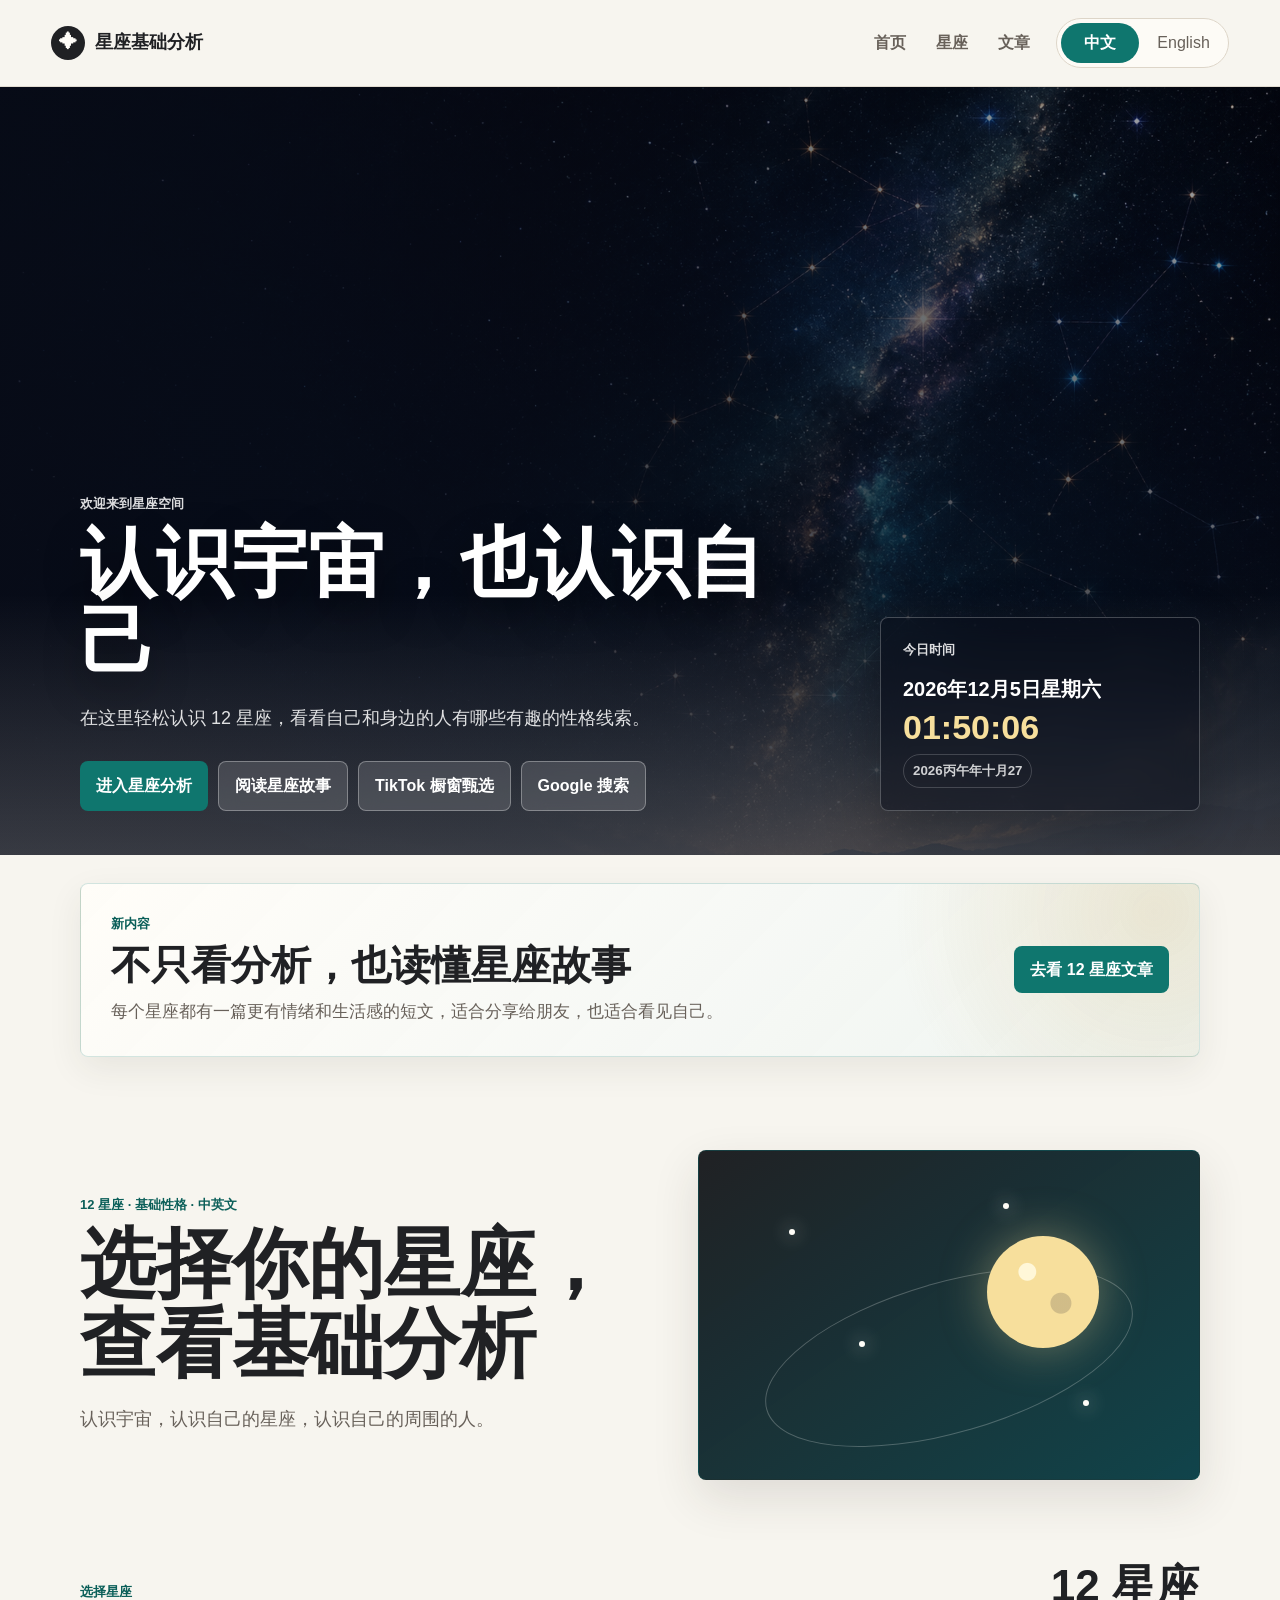
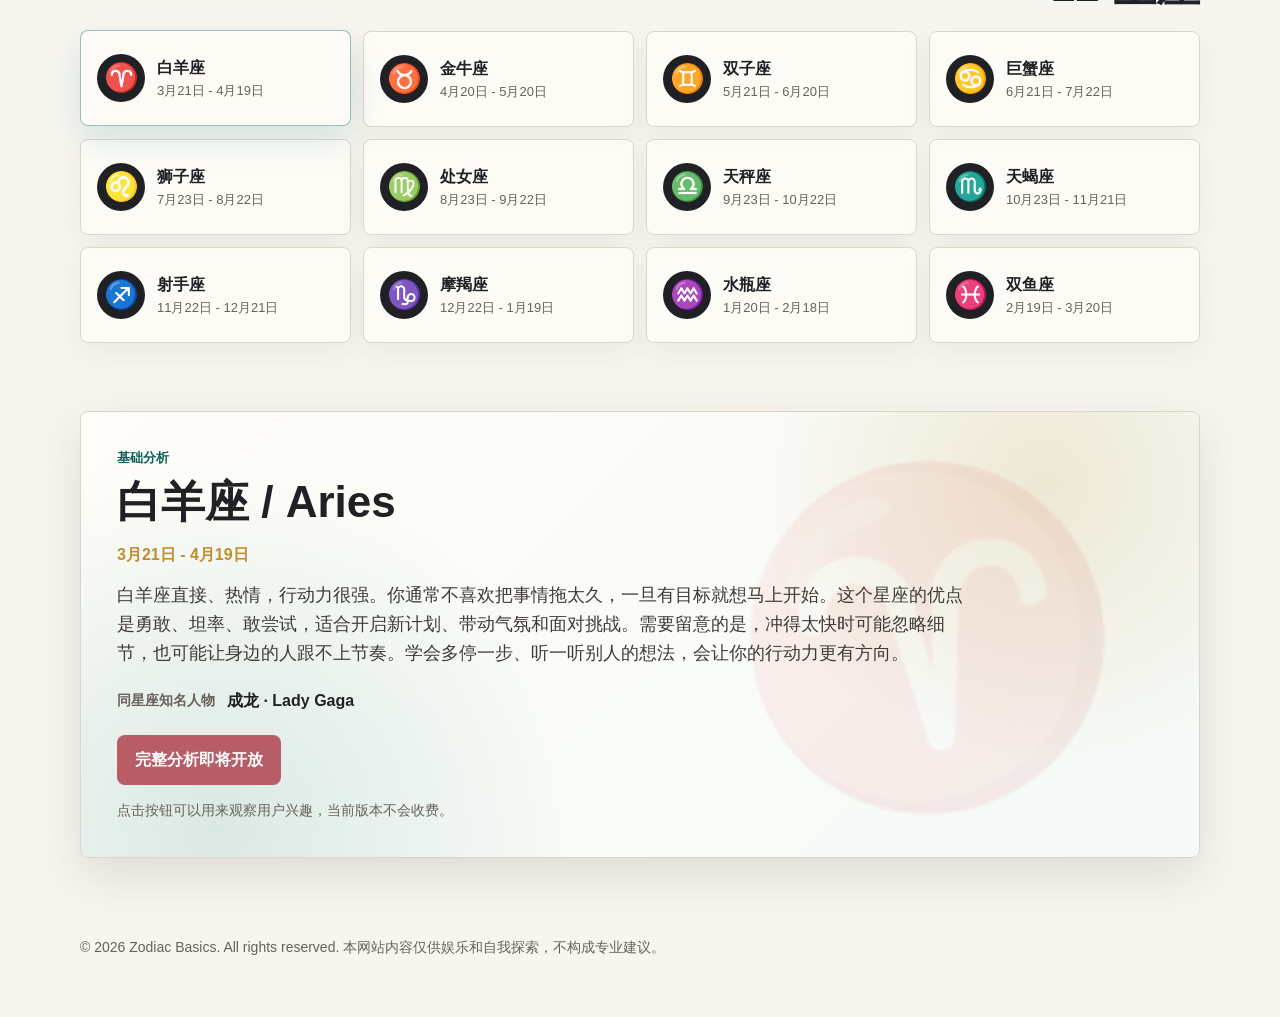
<file: index.html>
<!doctype html>
<html lang="zh-CN">
  <head>
    <meta charset="utf-8">
    <meta name="viewport" content="width=device-width, initial-scale=1">
    <title>星座基础分析 | Zodiac Basics</title>
    <meta
      name="description"
      content="选择你的星座，查看中英文基础星座分析。完整分析即将开放。"
    >
    <!-- Google tag (gtag.js) -->
    <script async src="https://www.googletagmanager.com/gtag/js?id=G-V8E2GJHRS3"></script>
    <script>
      window.dataLayer = window.dataLayer || [];
      window.gtag = function(){window.dataLayer.push(arguments);};
      gtag("js", new Date());
      gtag("config", "G-V8E2GJHRS3");
    </script>
    <link rel="stylesheet" href="styles.css?v=20260519-3">
  </head>
  <body>
    <header class="site-header">
      <a class="brand" href="#top" aria-label="Zodiac Basics home">
        <span class="brand-mark">✦</span>
        <span data-i18n="brand">星座基础分析</span>
      </a>
      <div class="header-actions">
        <nav class="site-nav" aria-label="Main navigation">
          <a href="#top" data-i18n="navHome">首页</a>
          <a href="#zodiac" data-i18n="navZodiac">星座</a>
          <a href="articles.html" data-track="articles_nav_click" data-i18n="navArticles">文章</a>
        </nav>
        <div class="language-switch" aria-label="Language switch">
          <button class="lang-button active" type="button" data-lang="zh">中文</button>
          <button class="lang-button" type="button" data-lang="en">English</button>
        </div>
      </div>
    </header>

    <main id="top">
      <section class="welcome">
        <div class="welcome-copy">
          <p class="eyebrow" data-i18n="welcomeEyebrow">欢迎来到星座空间</p>
          <h1 data-i18n="welcomeTitle">认识宇宙，也认识自己</h1>
          <p class="hero-text" data-i18n="welcomeText">
            在这里轻松认识 12 星座，看看自己和身边的人有哪些有趣的性格线索。
          </p>
          <div class="welcome-actions">
            <a class="primary-link" href="#zodiac" data-track="enter_zodiac_click" data-i18n="enterSite">进入星座分析</a>
            <a class="secondary-link" href="articles.html" data-track="articles_hero_click" data-i18n="articlesLink">阅读星座故事</a>
            <a class="secondary-link" href="https://www.tiktok.com/@funsky9" target="_blank" rel="noopener" data-track="tiktok_picks_click" data-i18n="tiktokLink">TikTok 橱窗甄选</a>
            <a class="secondary-link" href="https://www.google.com/search?q=zodiac+signs" target="_blank" rel="noopener" data-track="google_search_click" data-i18n="googleLink">Google 搜索</a>
          </div>
        </div>
        <aside class="time-panel" aria-live="polite">
          <p class="eyebrow" data-i18n="today">今日时间</p>
          <strong id="current-date">--</strong>
          <span id="current-time">--:--:--</span>
          <small id="current-lunar">--</small>
        </aside>
      </section>

      <section class="content-band" aria-labelledby="stories-title">
        <div>
          <p class="eyebrow" data-i18n="storiesEyebrow">新内容</p>
          <h2 id="stories-title" data-i18n="storiesTitle">不只看分析，也读懂星座故事</h2>
          <p data-i18n="storiesText">
            每个星座都有一篇更有情绪和生活感的短文，适合分享给朋友，也适合看见自己。
          </p>
        </div>
        <a class="primary-link" href="articles.html" data-track="articles_band_click" data-i18n="storiesButton">去看 12 星座文章</a>
      </section>

      <section class="hero">
        <div class="hero-copy">
          <p class="eyebrow" data-i18n="eyebrow">12 星座 · 基础性格 · 中英文</p>
          <h1 data-i18n="heroTitle">选择你的星座，查看基础分析</h1>
          <p class="hero-text" data-i18n="heroText">
            认识宇宙，认识自己的星座，认识自己的周围的人。
          </p>
        </div>
        <div class="sky-visual" aria-hidden="true">
          <span class="star s1"></span>
          <span class="star s2"></span>
          <span class="star s3"></span>
          <span class="star s4"></span>
          <span class="orbit"></span>
          <span class="moon"></span>
        </div>
      </section>

      <section class="zodiac-section" id="zodiac" aria-labelledby="zodiac-title">
        <div class="section-heading">
          <p class="eyebrow" data-i18n="choose">选择星座</p>
          <h2 id="zodiac-title" data-i18n="zodiacTitle">12 星座</h2>
        </div>
        <div class="zodiac-grid" id="zodiac-grid"></div>
      </section>

      <section class="analysis-section" aria-live="polite">
        <div class="analysis-panel">
          <div>
            <p class="eyebrow" data-i18n="basicAnalysis">基础分析</p>
            <h2 id="selected-name">白羊座 Aries</h2>
          </div>
          <p id="selected-date" class="date-range">3月21日 - 4月19日</p>
          <p id="selected-analysis" class="analysis-text"></p>
          <div class="celebrity-row">
            <span data-i18n="celebrities">同星座知名人物</span>
            <strong id="selected-celebrities"></strong>
          </div>
          <button class="unlock-button" type="button" id="unlock-button">
            <span data-i18n="comingSoon">完整分析即将开放</span>
          </button>
          <p class="microcopy" id="interest-count" data-i18n="interestHint">
            点击按钮可以用来观察用户兴趣，当前版本不会收费。
          </p>
        </div>
      </section>
    </main>

    <div class="modal-backdrop" id="premium-modal" hidden>
      <section class="premium-modal" role="dialog" aria-modal="true" aria-labelledby="premium-title">
        <button class="modal-close" type="button" id="modal-close" aria-label="Close premium preview">×</button>
        <p class="eyebrow" data-i18n="premiumEyebrow">完整分析预告</p>
        <h2 id="premium-title" data-i18n="premiumTitle">完整星座分析即将开放</h2>
        <p class="premium-price" data-i18n="premiumPrice">预计价格：$0.99</p>
        <p class="premium-copy" data-i18n="premiumCopy">
          完整报告将包含爱情、事业、财富、人际关系、年度趋势和星座匹配建议。
        </p>
        <ul class="premium-list">
          <li data-i18n="premiumLove">爱情与关系倾向</li>
          <li data-i18n="premiumCareer">事业与金钱方向</li>
          <li data-i18n="premiumYear">年度趋势提醒</li>
          <li data-i18n="premiumMatch">适合你的星座匹配</li>
        </ul>
        <button class="premium-interest-button" type="button" id="premium-interest-button" data-i18n="premiumInterest">
          我想第一时间体验
        </button>
        <p class="microcopy" id="premium-thanks" data-i18n="premiumHint">
          当前不会收费，点击只用于统计兴趣。
        </p>
      </section>
    </div>

    <footer class="site-footer">
      <p data-i18n="footer">© 2026 Zodiac Basics. All rights reserved. 本网站内容仅供娱乐和自我探索，不构成专业建议。</p>
    </footer>

    <script src="script.js?v=20260525-2"></script>
  </body>
</html>
</file>
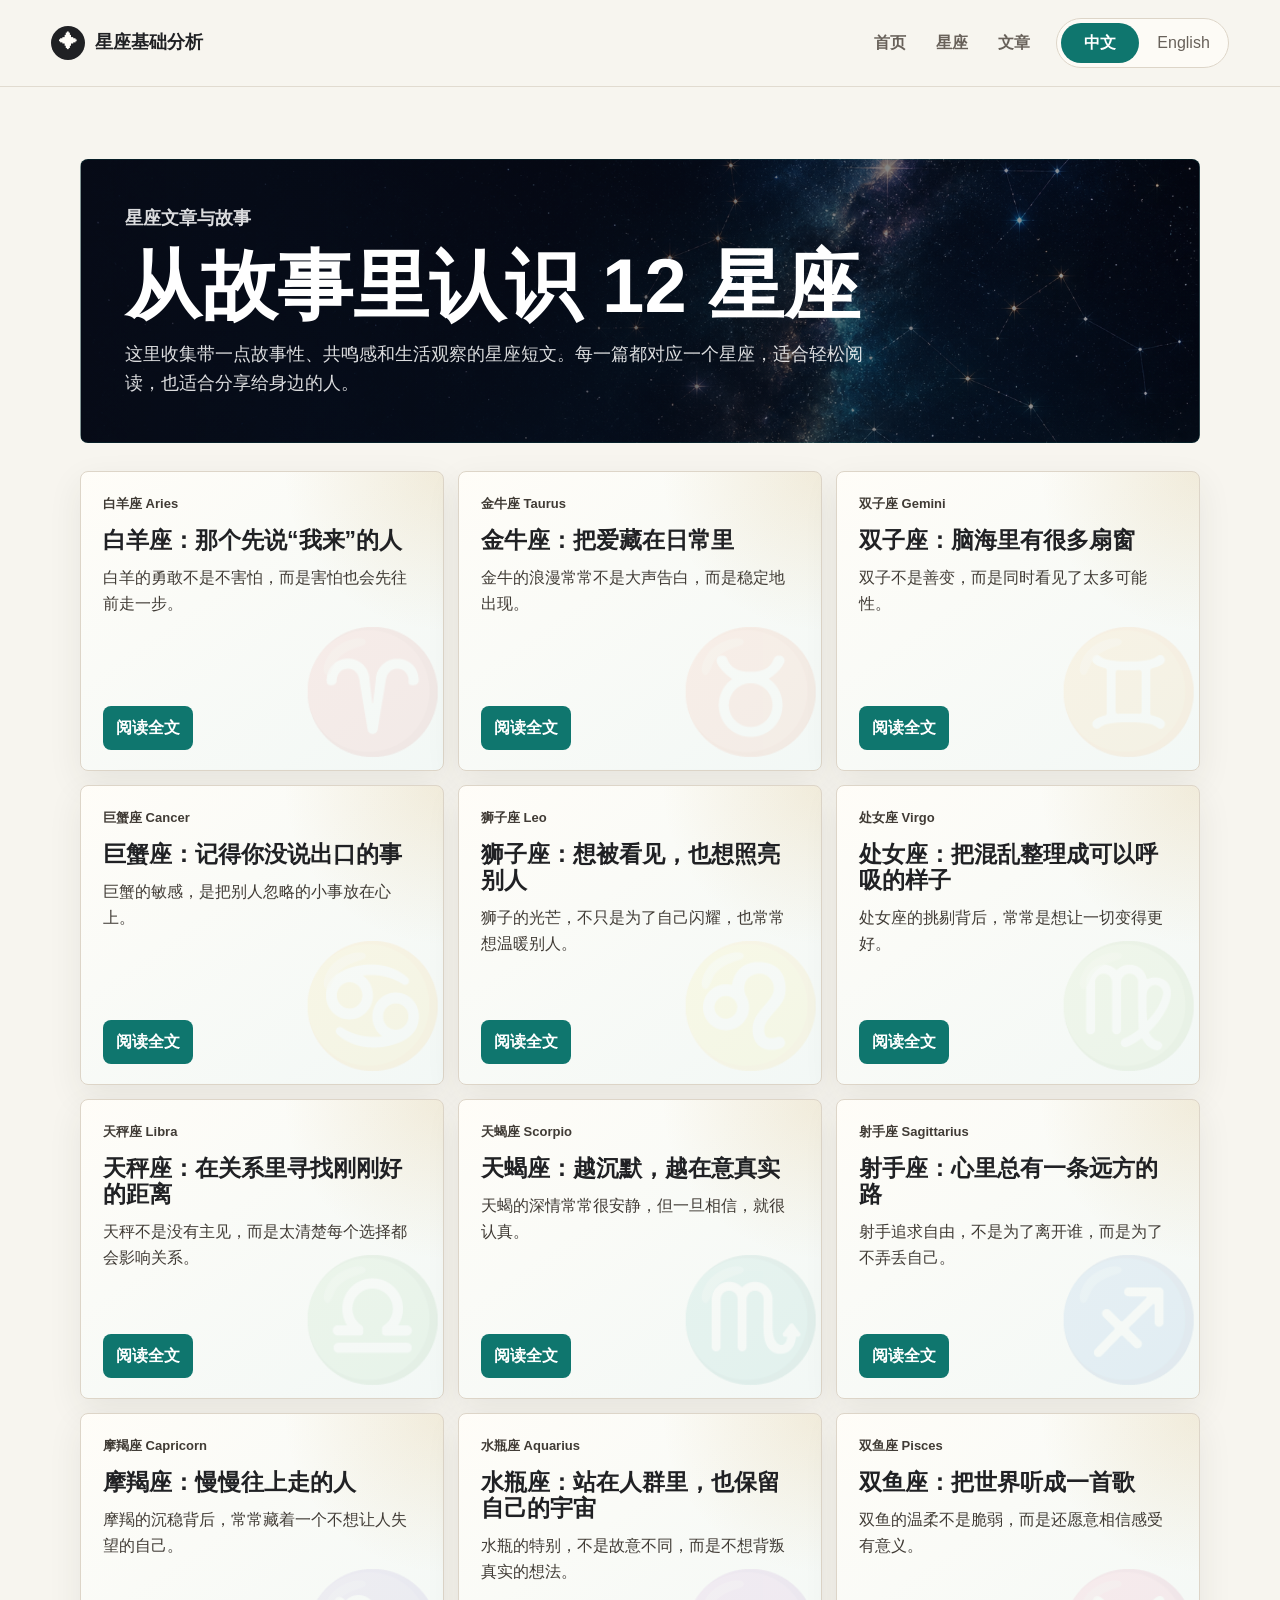
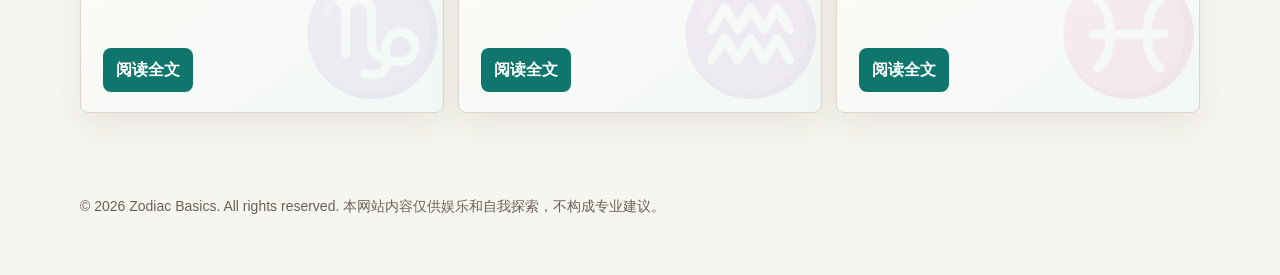
<file: articles.html>
<!doctype html>
<html lang="zh-CN">
  <head>
    <meta charset="utf-8">
    <meta name="viewport" content="width=device-width, initial-scale=1">
    <title>星座文章与故事 | Zodiac Articles</title>
    <meta
      name="description"
      content="阅读关于 12 星座的短文、故事和性格观察，轻松认识自己和身边的人。"
    >
    <!-- Google tag (gtag.js) -->
    <script async src="https://www.googletagmanager.com/gtag/js?id=G-V8E2GJHRS3"></script>
    <script>
      window.dataLayer = window.dataLayer || [];
      window.gtag = function(){window.dataLayer.push(arguments);};
      gtag("js", new Date());
      gtag("config", "G-V8E2GJHRS3");
    </script>
    <link rel="stylesheet" href="styles.css?v=20260525-2">
  </head>
  <body>
    <header class="site-header">
      <a class="brand" href="index.html" aria-label="Zodiac Basics home">
        <span class="brand-mark">✦</span>
        <span>星座基础分析</span>
      </a>
      <div class="header-actions">
        <nav class="site-nav" aria-label="Main navigation">
          <a href="index.html">首页</a>
          <a href="index.html#zodiac">星座</a>
          <a href="articles.html" aria-current="page">文章</a>
        </nav>
        <div class="language-switch" aria-label="Language switch">
          <button class="lang-button active" type="button" data-article-lang="zh">中文</button>
          <button class="lang-button" type="button" data-article-lang="en">English</button>
        </div>
      </div>
    </header>

    <main class="articles-page">
      <section class="articles-hero">
        <p class="eyebrow" data-article-i18n="eyebrow">星座文章与故事</p>
        <h1 data-article-i18n="title">从故事里认识 12 星座</h1>
        <p data-article-i18n="intro">
          这里会慢慢收集星座短文、关系观察和生活故事。先从几篇轻量内容开始，让网站更有阅读价值。
        </p>
      </section>

      <section class="article-grid" id="article-grid" aria-label="Zodiac articles"></section>

      <section class="article-reader" id="article-reader" hidden>
        <button type="button" class="modal-close article-close" id="article-close" aria-label="Close article">×</button>
        <p class="eyebrow" id="reader-tag">Zodiac Story</p>
        <h2 id="reader-title"></h2>
        <div id="reader-body"></div>
      </section>
    </main>

    <footer class="site-footer">
      <p>© 2026 Zodiac Basics. All rights reserved. 本网站内容仅供娱乐和自我探索，不构成专业建议。</p>
    </footer>

    <script src="articles.js?v=20260525-1"></script>
  </body>
</html>
</file>
<file: styles.css>
:root {
  color-scheme: light;
  --bg: #f7f5ef;
  --ink: #202124;
  --muted: #68615a;
  --line: #ddd5c8;
  --paper: #fffdf8;
  --accent: #0f766e;
  --accent-strong: #0b5f59;
  --gold: #bf8f2f;
  --rose: #b85d68;
  --shadow: 0 18px 48px rgba(52, 45, 36, 0.12);
}

* {
  box-sizing: border-box;
}

html {
  scroll-behavior: smooth;
}

body {
  margin: 0;
  min-height: 100vh;
  background: #f7f5ef;
  color: var(--ink);
  font-family: Arial, "Noto Sans SC", "Microsoft YaHei", sans-serif;
  line-height: 1.6;
}

body.modal-open {
  overflow: hidden;
}

.site-header {
  position: sticky;
  top: 0;
  z-index: 5;
  display: flex;
  align-items: center;
  justify-content: space-between;
  gap: 16px;
  padding: 18px clamp(18px, 4vw, 56px);
  background: rgba(247, 245, 239, 0.86);
  border-bottom: 1px solid rgba(221, 213, 200, 0.8);
  backdrop-filter: blur(16px);
}

.brand {
  display: inline-flex;
  align-items: center;
  gap: 10px;
  color: var(--ink);
  font-size: 18px;
  font-weight: 800;
  text-decoration: none;
}

.brand-mark {
  display: grid;
  width: 34px;
  height: 34px;
  place-items: center;
  border-radius: 50%;
  background: var(--ink);
  color: #fffdf8;
}

.header-actions {
  display: flex;
  align-items: center;
  gap: 14px;
}

.site-nav {
  display: inline-flex;
  align-items: center;
  gap: 6px;
}

.site-nav a {
  min-height: 38px;
  padding: 8px 12px;
  border-radius: 999px;
  color: var(--muted);
  font-weight: 700;
  text-decoration: none;
}

.site-nav a:hover {
  background: rgba(15, 118, 110, 0.1);
  color: var(--accent-strong);
}

.language-switch {
  display: inline-flex;
  gap: 4px;
  padding: 4px;
  border: 1px solid var(--line);
  border-radius: 999px;
  background: rgba(255, 253, 248, 0.8);
}

.lang-button,
.unlock-button,
.zodiac-card {
  font: inherit;
}

.lang-button {
  min-width: 78px;
  min-height: 38px;
  padding: 7px 14px;
  border: 0;
  border-radius: 999px;
  background: transparent;
  color: var(--muted);
  cursor: pointer;
}

.lang-button.active {
  background: var(--accent);
  color: white;
  font-weight: 700;
}

main {
  width: 100%;
  margin: 0;
}

.welcome {
  position: relative;
  display: grid;
  grid-template-columns: minmax(0, 1fr) minmax(230px, 320px);
  gap: clamp(22px, 5vw, 60px);
  align-items: end;
  min-height: calc(100vh - 132px);
  padding: clamp(54px, 8vw, 92px) max(18px, calc((100vw - 1120px) / 2)) 44px;
  overflow: hidden;
  background:
    linear-gradient(90deg, rgba(8, 12, 24, 0.84) 0%, rgba(8, 12, 24, 0.62) 42%, rgba(8, 12, 24, 0.22) 100%),
    linear-gradient(180deg, rgba(8, 12, 24, 0.12) 0%, rgba(8, 12, 24, 0.75) 100%),
    url("assets/hero-stars.png") center / cover no-repeat;
  color: white;
}

.welcome::after {
  position: absolute;
  right: 0;
  bottom: 0;
  left: 0;
  height: 34%;
  background: linear-gradient(180deg, transparent, rgba(247, 245, 239, 0.2));
  content: "";
  pointer-events: none;
}

.welcome-copy,
.time-panel {
  position: relative;
  z-index: 1;
}

.welcome-copy h1 {
  max-width: 820px;
  color: white;
  text-shadow: 0 16px 40px rgba(0, 0, 0, 0.42);
}

.welcome .eyebrow,
.welcome .hero-text {
  color: rgba(255, 255, 255, 0.86);
}

.welcome-actions {
  display: flex;
  flex-wrap: wrap;
  gap: 10px;
  margin-top: 28px;
}

.primary-link,
.secondary-link {
  display: inline-flex;
  align-items: center;
  justify-content: center;
  min-height: 46px;
  padding: 11px 16px;
  border-radius: 8px;
  font-weight: 800;
  text-decoration: none;
}

.primary-link {
  background: var(--accent);
  color: white;
}

.primary-link:hover {
  background: var(--accent-strong);
}

.secondary-link {
  border: 1px solid rgba(255, 255, 255, 0.32);
  background: rgba(255, 255, 255, 0.14);
  color: white;
  backdrop-filter: blur(10px);
}

.secondary-link:hover {
  border-color: rgba(255, 255, 255, 0.64);
  background: rgba(255, 255, 255, 0.2);
}

.time-panel {
  display: grid;
  gap: 4px;
  padding: 22px;
  border: 1px solid rgba(255, 255, 255, 0.24);
  border-radius: 8px;
  background: rgba(8, 12, 24, 0.48);
  box-shadow: 0 20px 58px rgba(0, 0, 0, 0.24);
  backdrop-filter: blur(14px);
}

.time-panel strong {
  font-size: 20px;
}

.time-panel span {
  color: #f7df9c;
  font-size: 34px;
  font-weight: 900;
  line-height: 1.1;
}

.time-panel small {
  width: fit-content;
  margin-top: 4px;
  padding: 5px 9px;
  border: 1px solid rgba(255, 255, 255, 0.18);
  border-radius: 999px;
  color: rgba(255, 255, 255, 0.8);
  font-weight: 800;
}

.content-band {
  display: grid;
  grid-template-columns: minmax(0, 1fr) auto;
  gap: 18px;
  align-items: center;
  width: min(1120px, calc(100% - 36px));
  margin: 28px auto 0;
  padding: clamp(20px, 4vw, 30px);
  border: 1px solid rgba(15, 118, 110, 0.18);
  border-radius: 8px;
  background:
    radial-gradient(circle at 96% 16%, rgba(191, 143, 47, 0.16), transparent 24%),
    linear-gradient(135deg, rgba(255, 253, 248, 0.98), rgba(238, 244, 242, 0.92));
  box-shadow: 0 12px 34px rgba(52, 45, 36, 0.08);
}

.content-band h2 {
  font-size: clamp(26px, 3.6vw, 40px);
}

.content-band p:not(.eyebrow) {
  max-width: 720px;
  margin: 10px 0 0;
  color: var(--muted);
  font-size: 17px;
}

.hero {
  width: min(1120px, calc(100% - 36px));
  margin: 0 auto;
  display: grid;
  grid-template-columns: minmax(0, 1.05fr) minmax(280px, 0.95fr);
  gap: clamp(28px, 5vw, 72px);
  align-items: center;
  min-height: 470px;
  padding: clamp(42px, 7vw, 84px) 0 38px;
}

.eyebrow {
  margin: 0 0 8px;
  color: var(--accent-strong);
  font-size: 13px;
  font-weight: 800;
  letter-spacing: 0;
  text-transform: uppercase;
}

h1,
h2,
p {
  overflow-wrap: anywhere;
}

h1 {
  max-width: 760px;
  margin: 0;
  font-size: clamp(42px, 7vw, 76px);
  line-height: 1.05;
  letter-spacing: 0;
}

h2 {
  margin: 0;
  font-size: clamp(28px, 4vw, 44px);
  line-height: 1.15;
  letter-spacing: 0;
}

.hero-text {
  max-width: 630px;
  margin: 22px 0 0;
  color: var(--muted);
  font-size: 18px;
}

.sky-visual {
  position: relative;
  min-height: 330px;
  overflow: hidden;
  border: 1px solid rgba(15, 118, 110, 0.18);
  border-radius: 8px;
  background:
    linear-gradient(145deg, rgba(32, 33, 36, 0.94), rgba(15, 72, 79, 0.9)),
    #202124;
  box-shadow: var(--shadow);
}

.moon {
  position: absolute;
  right: 20%;
  top: 26%;
  width: 112px;
  height: 112px;
  border-radius: 50%;
  background:
    radial-gradient(circle at 36% 32%, #fff7d8 0 8%, transparent 9%),
    radial-gradient(circle at 66% 60%, rgba(120, 108, 90, 0.3) 0 10%, transparent 11%),
    #f7df9c;
  box-shadow: 0 0 48px rgba(247, 223, 156, 0.38);
}

.orbit {
  position: absolute;
  left: 12%;
  bottom: 14%;
  width: 76%;
  height: 46%;
  border: 1px solid rgba(255, 253, 248, 0.24);
  border-radius: 50%;
  transform: rotate(-16deg);
}

.star {
  position: absolute;
  width: 6px;
  height: 6px;
  border-radius: 50%;
  background: #fffdf8;
  box-shadow: 0 0 18px rgba(255, 253, 248, 0.9);
}

.s1 { left: 18%; top: 24%; }
.s2 { left: 32%; top: 58%; }
.s3 { right: 22%; bottom: 22%; }
.s4 { right: 38%; top: 16%; }

.zodiac-section,
.analysis-section {
  width: min(1120px, calc(100% - 36px));
  margin: 0 auto;
  padding: 34px 0;
}

.section-heading {
  display: flex;
  align-items: end;
  justify-content: space-between;
  gap: 18px;
  margin-bottom: 20px;
}

.zodiac-grid {
  display: grid;
  grid-template-columns: repeat(4, minmax(0, 1fr));
  gap: 12px;
}

.zodiac-card {
  display: grid;
  grid-template-columns: auto 1fr;
  align-items: center;
  gap: 12px;
  min-height: 96px;
  padding: 16px;
  border: 1px solid var(--line);
  border-radius: 8px;
  background: rgba(255, 253, 248, 0.82);
  color: var(--ink);
  text-align: left;
  cursor: pointer;
  box-shadow: 0 10px 28px rgba(52, 45, 36, 0.06);
}

.zodiac-card:hover,
.zodiac-card.active {
  border-color: rgba(15, 118, 110, 0.45);
  box-shadow: 0 14px 34px rgba(15, 118, 110, 0.14);
  transform: translateY(-1px);
}

.symbol {
  display: grid;
  width: 48px;
  height: 48px;
  place-items: center;
  border-radius: 50%;
  background: #202124;
  color: #f7df9c;
  font-size: 28px;
}

.card-name {
  display: block;
  font-weight: 800;
}

.card-date {
  display: block;
  color: var(--muted);
  font-size: 13px;
}

.analysis-panel {
  position: relative;
  overflow: hidden;
  display: grid;
  gap: 14px;
  padding: clamp(22px, 4vw, 36px);
  border: 1px solid var(--line);
  border-radius: 8px;
  background:
    radial-gradient(circle at 86% 16%, rgba(191, 143, 47, 0.18), transparent 28%),
    radial-gradient(circle at 12% 92%, rgba(15, 118, 110, 0.14), transparent 34%),
    linear-gradient(135deg, rgba(255, 253, 248, 0.98), rgba(244, 250, 248, 0.94));
  box-shadow: var(--shadow);
}

.analysis-panel::before {
  position: absolute;
  top: 50%;
  right: clamp(14px, 6vw, 72px);
  z-index: 0;
  color: rgba(15, 118, 110, 0.08);
  content: var(--sign-symbol, "♈");
  font-family: Arial, "Noto Sans Symbols", sans-serif;
  font-size: clamp(150px, 26vw, 320px);
  font-weight: 900;
  line-height: 1;
  pointer-events: none;
  transform: translateY(-50%) rotate(-8deg);
}

.analysis-panel > * {
  position: relative;
  z-index: 1;
}

.date-range {
  margin: 0;
  color: var(--gold);
  font-weight: 800;
}

.analysis-text {
  max-width: 860px;
  margin: 0;
  color: #403b35;
  font-size: 18px;
}

.celebrity-row {
  display: flex;
  flex-wrap: wrap;
  gap: 8px 12px;
  align-items: center;
  padding-top: 6px;
  color: var(--muted);
}

.celebrity-row span {
  font-size: 14px;
  font-weight: 800;
}

.celebrity-row strong {
  color: var(--ink);
}

.unlock-button {
  width: fit-content;
  min-height: 48px;
  margin-top: 8px;
  padding: 12px 18px;
  border: 0;
  border-radius: 8px;
  background: var(--rose);
  color: white;
  font-weight: 800;
  cursor: pointer;
}

.unlock-button:hover {
  background: #9f4c57;
}

.modal-backdrop {
  position: fixed;
  inset: 0;
  z-index: 20;
  display: grid;
  place-items: center;
  padding: 18px;
  background: rgba(8, 12, 24, 0.64);
  backdrop-filter: blur(10px);
}

.modal-backdrop[hidden] {
  display: none;
}

.premium-modal {
  position: relative;
  width: min(560px, 100%);
  max-height: calc(100vh - 36px);
  overflow: auto;
  padding: clamp(24px, 4vw, 34px);
  border: 1px solid rgba(255, 255, 255, 0.28);
  border-radius: 8px;
  background:
    radial-gradient(circle at 90% 0%, rgba(191, 143, 47, 0.2), transparent 30%),
    linear-gradient(145deg, #fffdf8, #f2f8f6);
  box-shadow: 0 24px 80px rgba(0, 0, 0, 0.32);
}

.modal-close {
  position: absolute;
  top: 14px;
  right: 14px;
  display: grid;
  width: 38px;
  height: 38px;
  place-items: center;
  border: 1px solid var(--line);
  border-radius: 50%;
  background: rgba(255, 253, 248, 0.86);
  color: var(--ink);
  cursor: pointer;
  font: inherit;
  font-size: 24px;
  line-height: 1;
}

.premium-price {
  width: fit-content;
  margin: 14px 0 0;
  padding: 7px 12px;
  border-radius: 999px;
  background: rgba(191, 143, 47, 0.14);
  color: #8a651c;
  font-weight: 900;
}

.premium-copy {
  margin: 18px 0 0;
  color: #403b35;
  font-size: 17px;
}

.premium-list {
  display: grid;
  grid-template-columns: repeat(2, minmax(0, 1fr));
  gap: 10px;
  margin: 18px 0 0;
  padding: 0;
  list-style: none;
}

.premium-list li {
  min-height: 44px;
  padding: 10px 12px;
  border: 1px solid var(--line);
  border-radius: 8px;
  background: rgba(255, 255, 255, 0.62);
  font-weight: 800;
}

.premium-interest-button {
  width: 100%;
  min-height: 50px;
  margin-top: 20px;
  border: 0;
  border-radius: 8px;
  background: var(--accent);
  color: white;
  cursor: pointer;
  font: inherit;
  font-weight: 900;
}

.premium-interest-button:hover {
  background: var(--accent-strong);
}

.microcopy {
  margin: 0;
  color: var(--muted);
  font-size: 14px;
}

.site-footer {
  width: min(1120px, calc(100% - 36px));
  margin: 0 auto;
  padding: 30px 0 44px;
  color: var(--muted);
  font-size: 14px;
}

.articles-page {
  width: min(1120px, calc(100% - 36px));
  margin: 0 auto;
  padding: clamp(34px, 6vw, 72px) 0 38px;
}

.articles-hero {
  display: grid;
  gap: 14px;
  margin-bottom: 28px;
  padding: clamp(24px, 5vw, 44px);
  overflow: hidden;
  border: 1px solid rgba(15, 118, 110, 0.18);
  border-radius: 8px;
  background:
    linear-gradient(90deg, rgba(8, 12, 24, 0.82), rgba(8, 12, 24, 0.38)),
    url("assets/hero-stars.png") center / cover no-repeat;
  color: white;
}

.articles-hero .eyebrow,
.articles-hero p {
  color: rgba(255, 255, 255, 0.86);
}

.articles-hero h1 {
  max-width: 820px;
  color: white;
}

.articles-hero p {
  max-width: 760px;
  margin: 0;
  font-size: 18px;
}

.article-grid {
  display: grid;
  grid-template-columns: repeat(3, minmax(0, 1fr));
  gap: 14px;
}

.article-card {
  position: relative;
  display: grid;
  grid-template-rows: auto auto 1fr auto;
  gap: 12px;
  min-height: 300px;
  overflow: hidden;
  padding: 22px 22px 20px;
  border: 1px solid var(--line);
  border-radius: 8px;
  background:
    radial-gradient(circle at 100% 0%, rgba(191, 143, 47, 0.14), transparent 34%),
    linear-gradient(145deg, rgba(255, 253, 248, 0.98), rgba(242, 248, 246, 0.94));
  box-shadow: 0 12px 34px rgba(52, 45, 36, 0.08);
}

.article-symbol {
  position: absolute;
  right: 18px;
  bottom: 16px;
  display: grid;
  width: 126px;
  height: 126px;
  place-items: center;
  color: rgba(15, 118, 110, 0.08);
  font-size: 118px;
  font-weight: 900;
  line-height: 1;
  pointer-events: none;
  transform: none;
}

.article-tag {
  margin: 0;
  color: var(--gold);
  font-size: 13px;
  font-weight: 900;
}

.article-card h2 {
  margin: 0;
  font-size: 23px;
}

.article-card p {
  margin: 0;
  color: #403b35;
}

.read-button {
  position: relative;
  z-index: 1;
  width: fit-content;
  min-height: 42px;
  align-self: end;
  margin-top: 6px;
  padding: 9px 13px;
  border: 0;
  border-radius: 8px;
  background: var(--accent);
  color: white;
  cursor: pointer;
  font: inherit;
  font-weight: 800;
}

.read-button:hover {
  background: var(--accent-strong);
}

.article-reader {
  position: relative;
  margin-top: 18px;
  padding: clamp(24px, 5vw, 42px);
  border: 1px solid var(--line);
  border-radius: 8px;
  background: var(--paper);
  box-shadow: var(--shadow);
}

.article-reader h2 {
  max-width: 860px;
  margin-bottom: 18px;
}

.article-reader p {
  max-width: 820px;
  margin: 0 0 16px;
  color: #403b35;
  font-size: 18px;
}

.article-close {
  top: 18px;
  right: 18px;
}

@media (max-width: 860px) {
  .welcome,
  .hero {
    grid-template-columns: 1fr;
    min-height: auto;
  }

  .sky-visual {
    min-height: 260px;
  }

  .zodiac-grid {
    grid-template-columns: repeat(2, minmax(0, 1fr));
  }

  .article-grid {
    grid-template-columns: repeat(2, minmax(0, 1fr));
  }

  .content-band {
    grid-template-columns: 1fr;
  }

  .content-band .primary-link {
    width: fit-content;
  }
}

@media (max-width: 560px) {
  .site-header {
    align-items: flex-start;
    flex-direction: column;
  }

  .header-actions,
  .site-nav {
    width: 100%;
  }

  .site-nav a {
    flex: 1;
    text-align: center;
  }

  .language-switch,
  .lang-button {
    width: 100%;
  }

  .zodiac-grid {
    grid-template-columns: 1fr;
  }

  .unlock-button {
    width: 100%;
  }

  .premium-list {
    grid-template-columns: 1fr;
  }

  .article-grid {
    grid-template-columns: 1fr;
  }

  .article-card {
    min-height: 260px;
  }

  .content-band .primary-link {
    width: 100%;
  }
}
</file>
